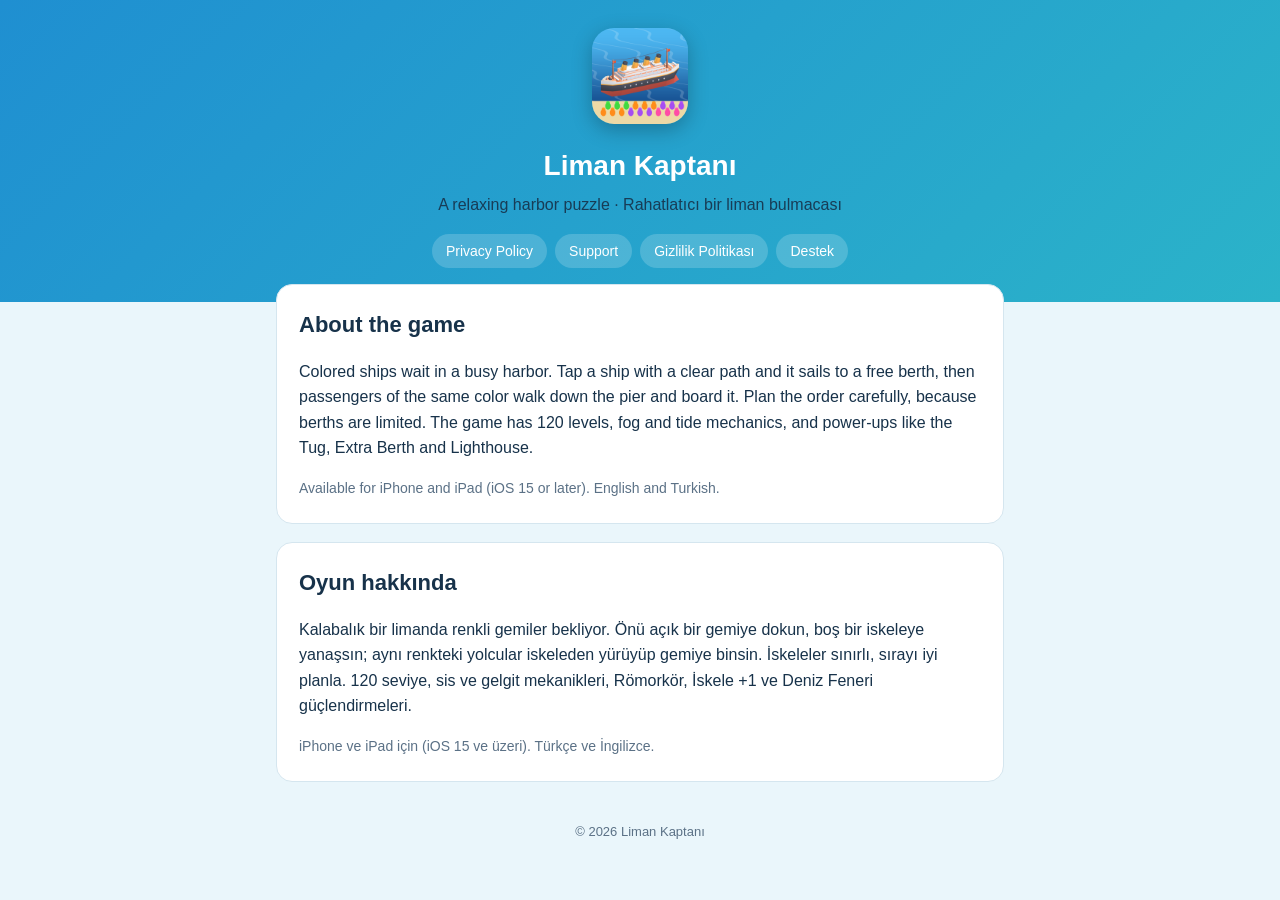
<file: index.html>
<!doctype html>
<html lang="en">
<head>
<meta charset="utf-8"><meta name="viewport" content="width=device-width,initial-scale=1">
<title>Liman Kaptanı – Harbor Puzzle</title>
<meta name="description" content="Liman Kaptanı is a relaxing color-matching harbor puzzle for iPhone and iPad.">
<link rel="icon" href="icon.png"><link rel="stylesheet" href="style.css">
</head>
<body>
<header>
  <img src="icon.png" alt="Liman Kaptanı app icon">
  <h1>Liman Kaptanı</h1>
  <p>A relaxing harbor puzzle · Rahatlatıcı bir liman bulmacası</p>
  <nav>
    <a href="privacy.html">Privacy Policy</a><a href="support.html">Support</a>
    <a href="gizlilik.html">Gizlilik Politikası</a><a href="destek.html">Destek</a>
  </nav>
</header>
<main>
  <div class="card">
    <h2>About the game</h2>
    <p>Colored ships wait in a busy harbor. Tap a ship with a clear path and it sails to a free berth, then passengers of the same color walk down the pier and board it. Plan the order carefully, because berths are limited. The game has 120 levels, fog and tide mechanics, and power-ups like the Tug, Extra Berth and Lighthouse.</p>
    <p class="muted">Available for iPhone and iPad (iOS 15 or later). English and Turkish.</p>
  </div>
  <div class="card">
    <h2>Oyun hakkında</h2>
    <p>Kalabalık bir limanda renkli gemiler bekliyor. Önü açık bir gemiye dokun, boş bir iskeleye yanaşsın; aynı renkteki yolcular iskeleden yürüyüp gemiye binsin. İskeleler sınırlı, sırayı iyi planla. 120 seviye, sis ve gelgit mekanikleri, Römorkör, İskele +1 ve Deniz Feneri güçlendirmeleri.</p>
    <p class="muted">iPhone ve iPad için (iOS 15 ve üzeri). Türkçe ve İngilizce.</p>
  </div>
</main>
<footer>© 2026 Liman Kaptanı</footer>
</body>
</html>
</file>
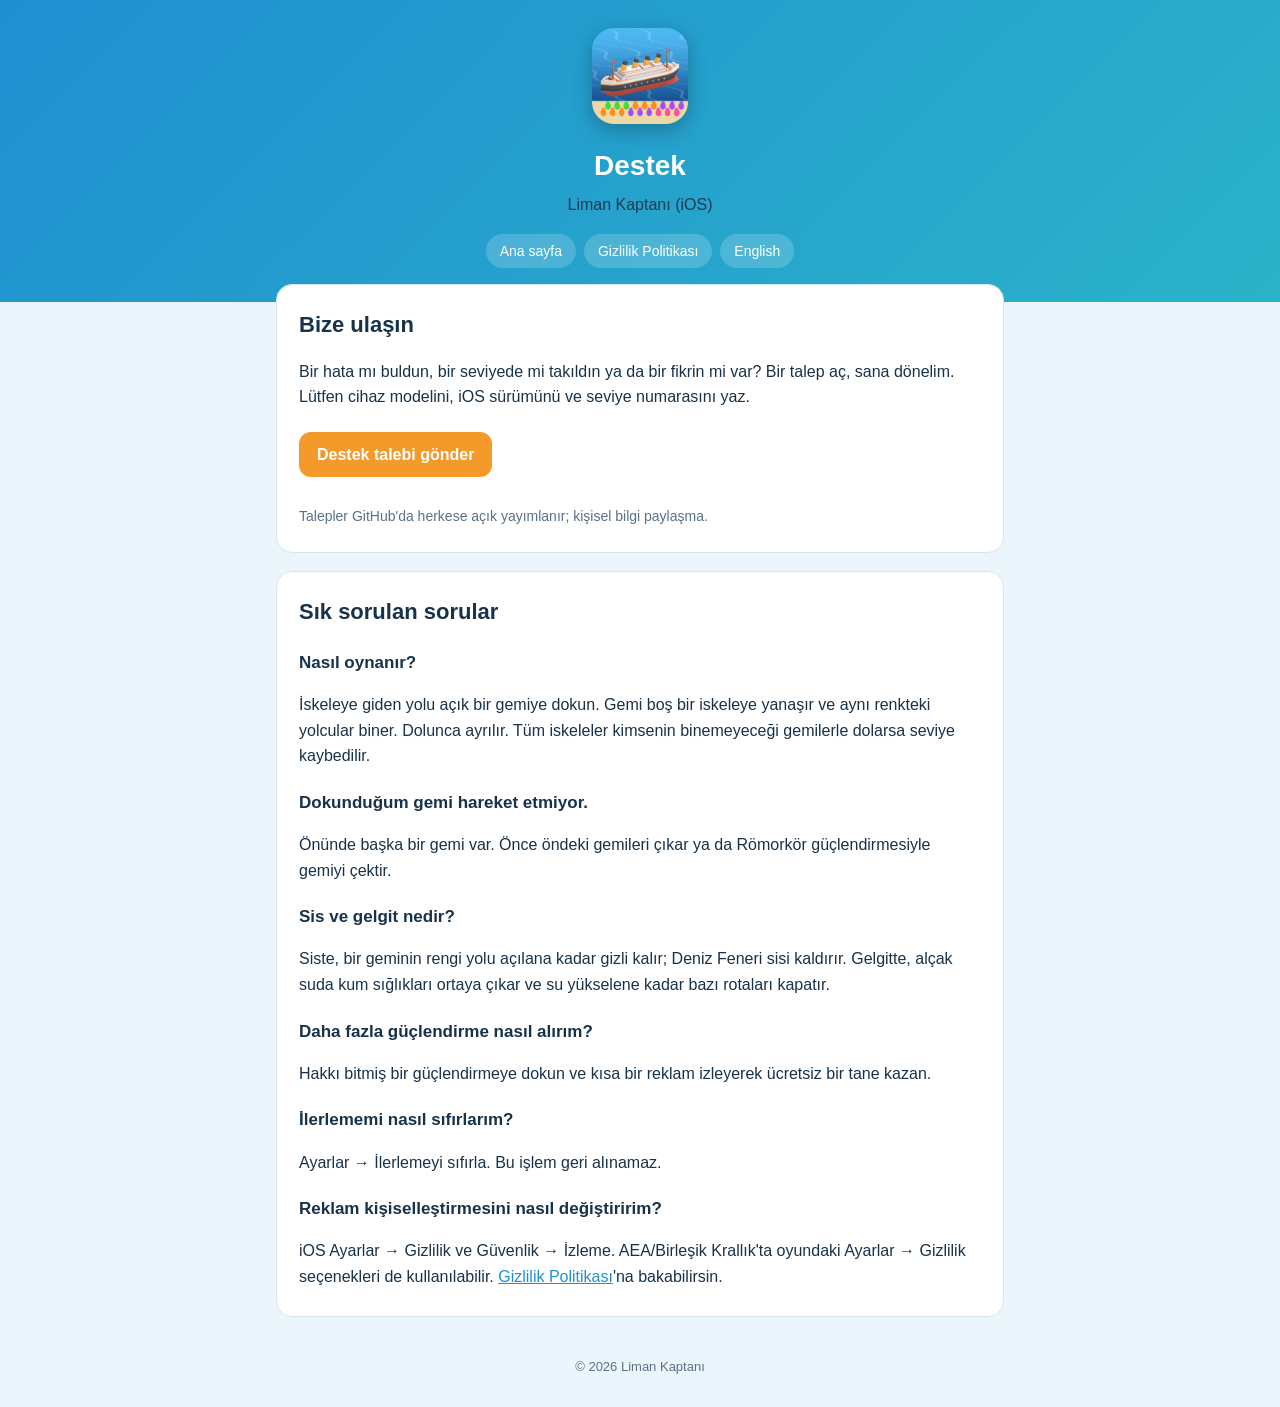
<file: destek.html>
<!doctype html>
<html lang="tr">
<head>
<meta charset="utf-8"><meta name="viewport" content="width=device-width,initial-scale=1">
<title>Destek – Liman Kaptanı</title>
<link rel="icon" href="icon.png"><link rel="stylesheet" href="style.css">
</head>
<body>
<header>
  <img src="icon.png" alt="Liman Kaptanı uygulama ikonu">
  <h1>Destek</h1>
  <p>Liman Kaptanı (iOS)</p>
  <nav><a href="index.html">Ana sayfa</a><a href="gizlilik.html">Gizlilik Politikası</a><a href="support.html">English</a></nav>
</header>
<main>
<div class="card">
  <h2>Bize ulaşın</h2>
  <p>Bir hata mı buldun, bir seviyede mi takıldın ya da bir fikrin mi var? Bir talep aç, sana dönelim. Lütfen cihaz modelini, iOS sürümünü ve seviye numarasını yaz.</p>
  <a class="btn" href="https://github.com/emircifci/gemigame/issues/new">Destek talebi gönder</a>
  <p class="muted">Talepler GitHub'da herkese açık yayımlanır; kişisel bilgi paylaşma.</p>
</div>
<div class="card">
  <h2>Sık sorulan sorular</h2>
  <h3>Nasıl oynanır?</h3>
  <p>İskeleye giden yolu açık bir gemiye dokun. Gemi boş bir iskeleye yanaşır ve aynı renkteki yolcular biner. Dolunca ayrılır. Tüm iskeleler kimsenin binemeyeceği gemilerle dolarsa seviye kaybedilir.</p>
  <h3>Dokunduğum gemi hareket etmiyor.</h3>
  <p>Önünde başka bir gemi var. Önce öndeki gemileri çıkar ya da Römorkör güçlendirmesiyle gemiyi çektir.</p>
  <h3>Sis ve gelgit nedir?</h3>
  <p>Siste, bir geminin rengi yolu açılana kadar gizli kalır; Deniz Feneri sisi kaldırır. Gelgitte, alçak suda kum sığlıkları ortaya çıkar ve su yükselene kadar bazı rotaları kapatır.</p>
  <h3>Daha fazla güçlendirme nasıl alırım?</h3>
  <p>Hakkı bitmiş bir güçlendirmeye dokun ve kısa bir reklam izleyerek ücretsiz bir tane kazan.</p>
  <h3>İlerlememi nasıl sıfırlarım?</h3>
  <p>Ayarlar → İlerlemeyi sıfırla. Bu işlem geri alınamaz.</p>
  <h3>Reklam kişiselleştirmesini nasıl değiştiririm?</h3>
  <p>iOS Ayarlar → Gizlilik ve Güvenlik → İzleme. AEA/Birleşik Krallık'ta oyundaki Ayarlar → Gizlilik seçenekleri de kullanılabilir. <a href="gizlilik.html">Gizlilik Politikası</a>'na bakabilirsin.</p>
</div>
</main>
<footer>© 2026 Liman Kaptanı</footer>
</body>
</html>
</file>
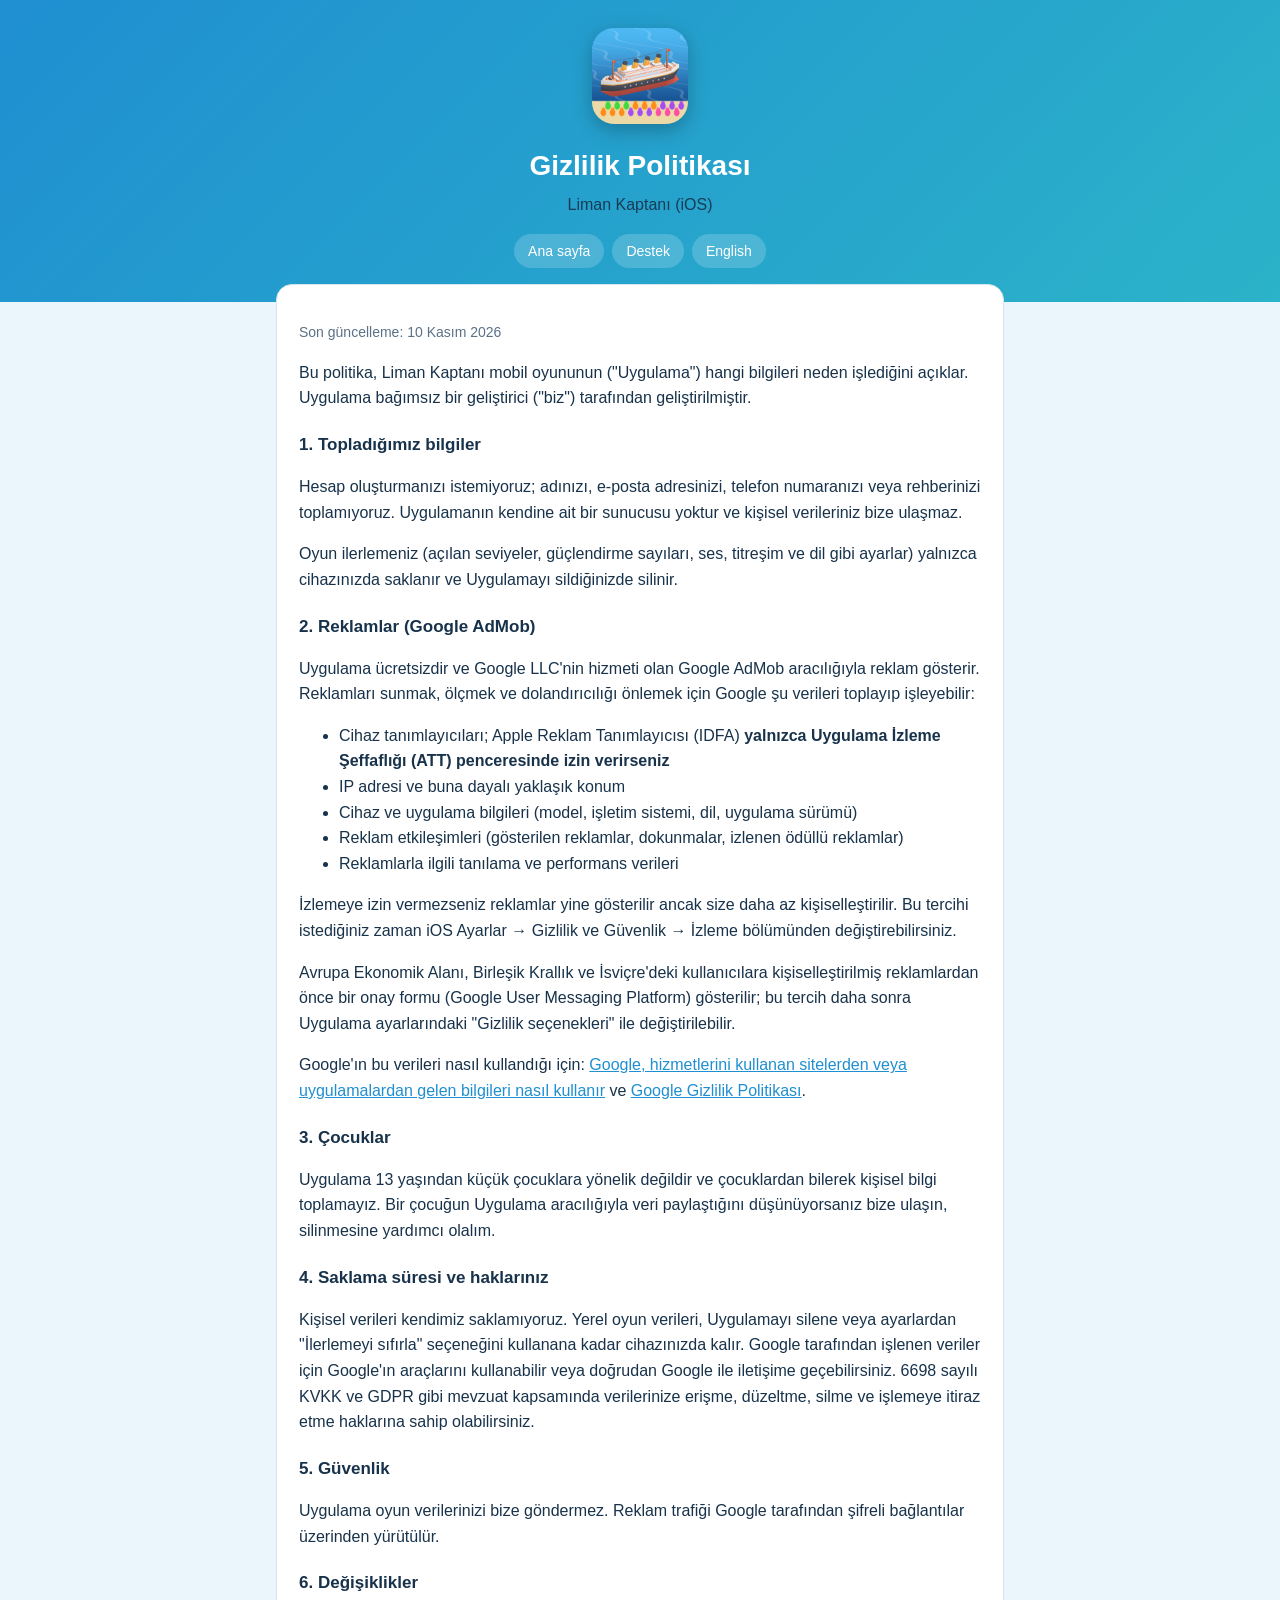
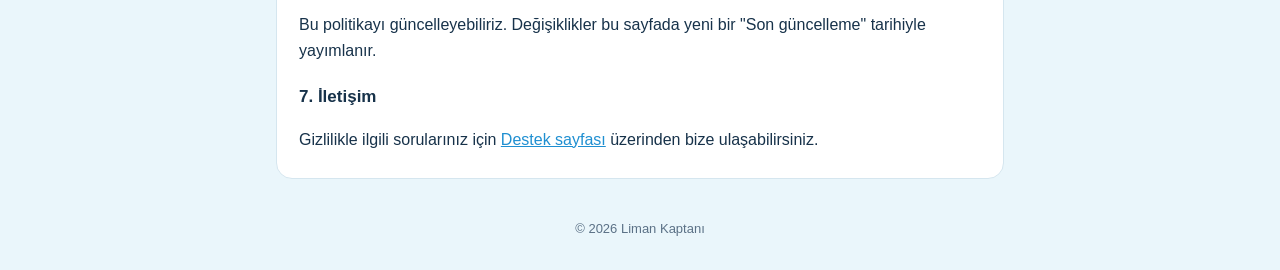
<file: gizlilik.html>
<!doctype html>
<html lang="tr">
<head>
<meta charset="utf-8"><meta name="viewport" content="width=device-width,initial-scale=1">
<title>Gizlilik Politikası – Liman Kaptanı</title>
<link rel="icon" href="icon.png"><link rel="stylesheet" href="style.css">
</head>
<body>
<header>
  <img src="icon.png" alt="Liman Kaptanı uygulama ikonu">
  <h1>Gizlilik Politikası</h1>
  <p>Liman Kaptanı (iOS)</p>
  <nav><a href="index.html">Ana sayfa</a><a href="destek.html">Destek</a><a href="privacy.html">English</a></nav>
</header>
<main>
<div class="card">
  <p class="muted">Son güncelleme: 10 Kasım 2026</p>
  <p>Bu politika, Liman Kaptanı mobil oyununun ("Uygulama") hangi bilgileri neden işlediğini açıklar. Uygulama bağımsız bir geliştirici ("biz") tarafından geliştirilmiştir.</p>

  <h3>1. Topladığımız bilgiler</h3>
  <p>Hesap oluşturmanızı istemiyoruz; adınızı, e-posta adresinizi, telefon numaranızı veya rehberinizi toplamıyoruz. Uygulamanın kendine ait bir sunucusu yoktur ve kişisel verileriniz bize ulaşmaz.</p>
  <p>Oyun ilerlemeniz (açılan seviyeler, güçlendirme sayıları, ses, titreşim ve dil gibi ayarlar) yalnızca cihazınızda saklanır ve Uygulamayı sildiğinizde silinir.</p>

  <h3>2. Reklamlar (Google AdMob)</h3>
  <p>Uygulama ücretsizdir ve Google LLC'nin hizmeti olan Google AdMob aracılığıyla reklam gösterir. Reklamları sunmak, ölçmek ve dolandırıcılığı önlemek için Google şu verileri toplayıp işleyebilir:</p>
  <ul>
    <li>Cihaz tanımlayıcıları; Apple Reklam Tanımlayıcısı (IDFA) <strong>yalnızca Uygulama İzleme Şeffaflığı (ATT) penceresinde izin verirseniz</strong></li>
    <li>IP adresi ve buna dayalı yaklaşık konum</li>
    <li>Cihaz ve uygulama bilgileri (model, işletim sistemi, dil, uygulama sürümü)</li>
    <li>Reklam etkileşimleri (gösterilen reklamlar, dokunmalar, izlenen ödüllü reklamlar)</li>
    <li>Reklamlarla ilgili tanılama ve performans verileri</li>
  </ul>
  <p>İzlemeye izin vermezseniz reklamlar yine gösterilir ancak size daha az kişiselleştirilir. Bu tercihi istediğiniz zaman iOS Ayarlar → Gizlilik ve Güvenlik → İzleme bölümünden değiştirebilirsiniz.</p>
  <p>Avrupa Ekonomik Alanı, Birleşik Krallık ve İsviçre'deki kullanıcılara kişiselleştirilmiş reklamlardan önce bir onay formu (Google User Messaging Platform) gösterilir; bu tercih daha sonra Uygulama ayarlarındaki "Gizlilik seçenekleri" ile değiştirilebilir.</p>
  <p>Google'ın bu verileri nasıl kullandığı için: <a href="https://policies.google.com/technologies/partner-sites?hl=tr">Google, hizmetlerini kullanan sitelerden veya uygulamalardan gelen bilgileri nasıl kullanır</a> ve <a href="https://policies.google.com/privacy?hl=tr">Google Gizlilik Politikası</a>.</p>

  <h3>3. Çocuklar</h3>
  <p>Uygulama 13 yaşından küçük çocuklara yönelik değildir ve çocuklardan bilerek kişisel bilgi toplamayız. Bir çocuğun Uygulama aracılığıyla veri paylaştığını düşünüyorsanız bize ulaşın, silinmesine yardımcı olalım.</p>

  <h3>4. Saklama süresi ve haklarınız</h3>
  <p>Kişisel verileri kendimiz saklamıyoruz. Yerel oyun verileri, Uygulamayı silene veya ayarlardan "İlerlemeyi sıfırla" seçeneğini kullanana kadar cihazınızda kalır. Google tarafından işlenen veriler için Google'ın araçlarını kullanabilir veya doğrudan Google ile iletişime geçebilirsiniz. 6698 sayılı KVKK ve GDPR gibi mevzuat kapsamında verilerinize erişme, düzeltme, silme ve işlemeye itiraz etme haklarına sahip olabilirsiniz.</p>

  <h3>5. Güvenlik</h3>
  <p>Uygulama oyun verilerinizi bize göndermez. Reklam trafiği Google tarafından şifreli bağlantılar üzerinden yürütülür.</p>

  <h3>6. Değişiklikler</h3>
  <p>Bu politikayı güncelleyebiliriz. Değişiklikler bu sayfada yeni bir "Son güncelleme" tarihiyle yayımlanır.</p>

  <h3>7. İletişim</h3>
  <p>Gizlilikle ilgili sorularınız için <a href="destek.html">Destek sayfası</a> üzerinden bize ulaşabilirsiniz.</p>
</div>
</main>
<footer>© 2026 Liman Kaptanı</footer>
</body>
</html>
</file>
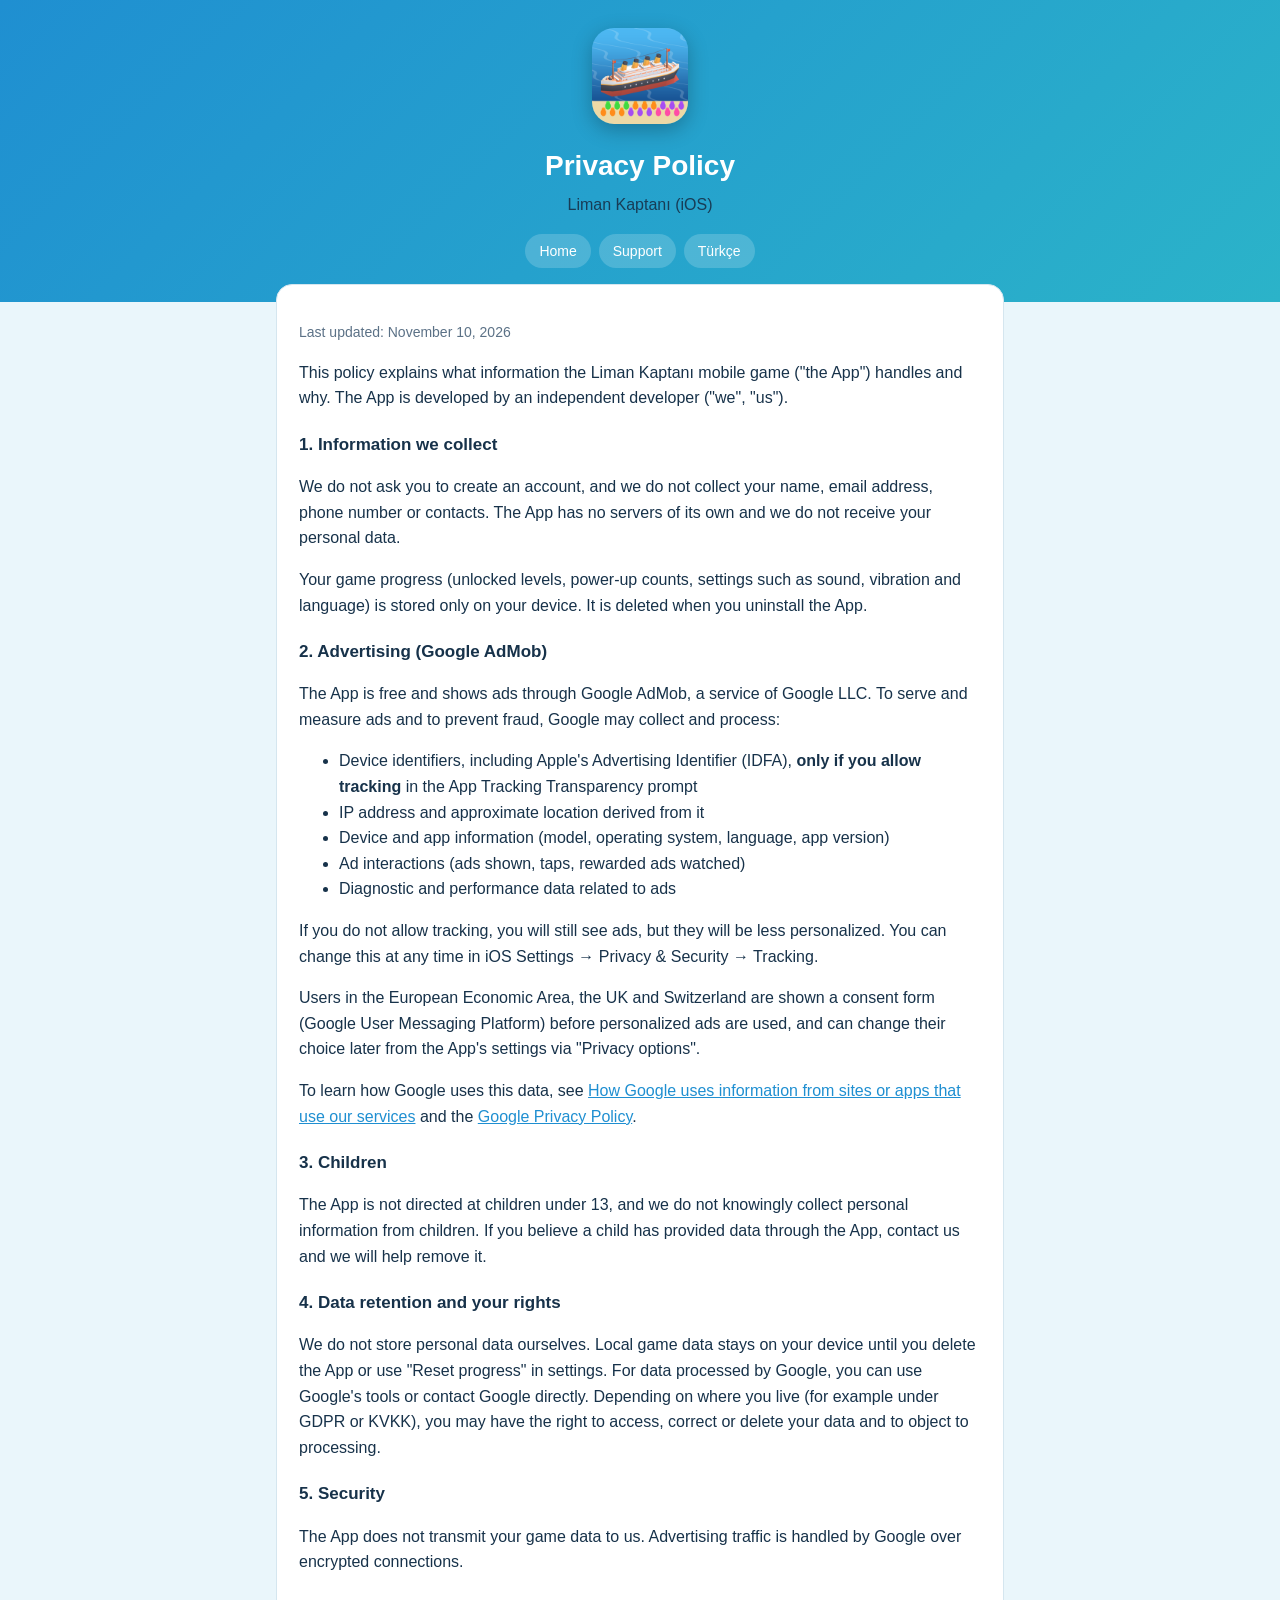
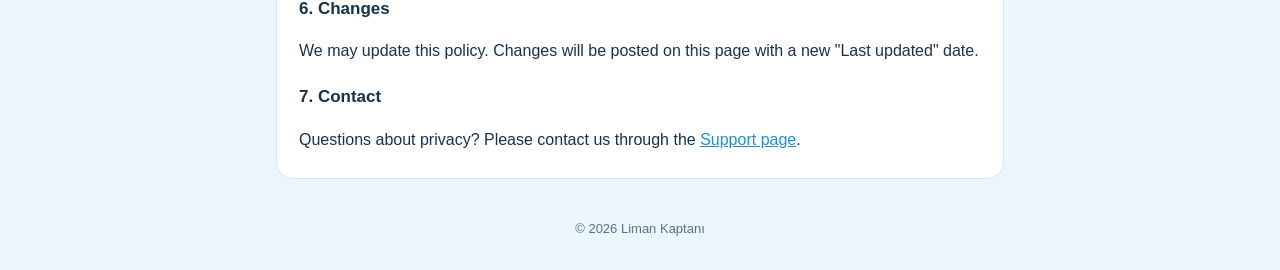
<file: privacy.html>
<!doctype html>
<html lang="en">
<head>
<meta charset="utf-8"><meta name="viewport" content="width=device-width,initial-scale=1">
<title>Privacy Policy – Liman Kaptanı</title>
<link rel="icon" href="icon.png"><link rel="stylesheet" href="style.css">
</head>
<body>
<header>
  <img src="icon.png" alt="Liman Kaptanı app icon">
  <h1>Privacy Policy</h1>
  <p>Liman Kaptanı (iOS)</p>
  <nav><a href="index.html">Home</a><a href="support.html">Support</a><a href="gizlilik.html">Türkçe</a></nav>
</header>
<main>
<div class="card">
  <p class="muted">Last updated: November 10, 2026</p>
  <p>This policy explains what information the Liman Kaptanı mobile game ("the App") handles and why. The App is developed by an independent developer ("we", "us").</p>

  <h3>1. Information we collect</h3>
  <p>We do not ask you to create an account, and we do not collect your name, email address, phone number or contacts. The App has no servers of its own and we do not receive your personal data.</p>
  <p>Your game progress (unlocked levels, power-up counts, settings such as sound, vibration and language) is stored only on your device. It is deleted when you uninstall the App.</p>

  <h3>2. Advertising (Google AdMob)</h3>
  <p>The App is free and shows ads through Google AdMob, a service of Google LLC. To serve and measure ads and to prevent fraud, Google may collect and process:</p>
  <ul>
    <li>Device identifiers, including Apple's Advertising Identifier (IDFA), <strong>only if you allow tracking</strong> in the App Tracking Transparency prompt</li>
    <li>IP address and approximate location derived from it</li>
    <li>Device and app information (model, operating system, language, app version)</li>
    <li>Ad interactions (ads shown, taps, rewarded ads watched)</li>
    <li>Diagnostic and performance data related to ads</li>
  </ul>
  <p>If you do not allow tracking, you will still see ads, but they will be less personalized. You can change this at any time in iOS Settings → Privacy &amp; Security → Tracking.</p>
  <p>Users in the European Economic Area, the UK and Switzerland are shown a consent form (Google User Messaging Platform) before personalized ads are used, and can change their choice later from the App's settings via "Privacy options".</p>
  <p>To learn how Google uses this data, see <a href="https://policies.google.com/technologies/partner-sites">How Google uses information from sites or apps that use our services</a> and the <a href="https://policies.google.com/privacy">Google Privacy Policy</a>.</p>

  <h3>3. Children</h3>
  <p>The App is not directed at children under 13, and we do not knowingly collect personal information from children. If you believe a child has provided data through the App, contact us and we will help remove it.</p>

  <h3>4. Data retention and your rights</h3>
  <p>We do not store personal data ourselves. Local game data stays on your device until you delete the App or use "Reset progress" in settings. For data processed by Google, you can use Google's tools or contact Google directly. Depending on where you live (for example under GDPR or KVKK), you may have the right to access, correct or delete your data and to object to processing.</p>

  <h3>5. Security</h3>
  <p>The App does not transmit your game data to us. Advertising traffic is handled by Google over encrypted connections.</p>

  <h3>6. Changes</h3>
  <p>We may update this policy. Changes will be posted on this page with a new "Last updated" date.</p>

  <h3>7. Contact</h3>
  <p>Questions about privacy? Please contact us through the <a href="support.html">Support page</a>.</p>
</div>
</main>
<footer>© 2026 Liman Kaptanı</footer>
</body>
</html>
</file>
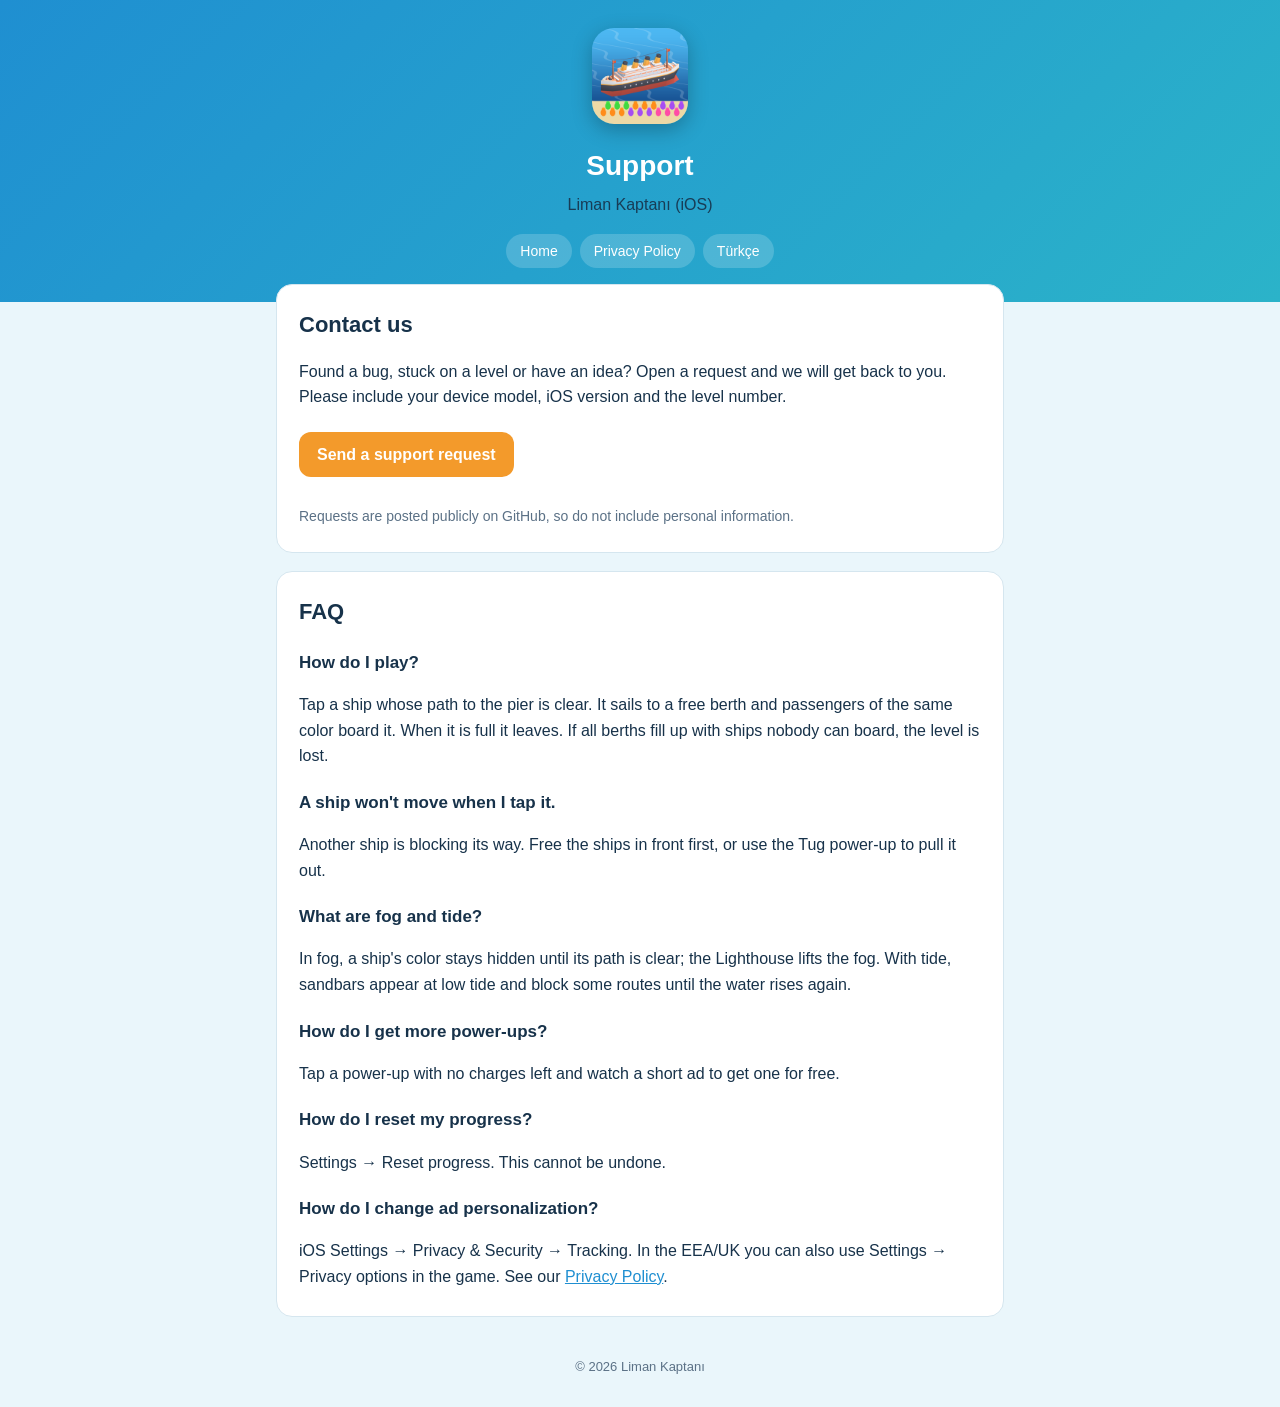
<file: support.html>
<!doctype html>
<html lang="en">
<head>
<meta charset="utf-8"><meta name="viewport" content="width=device-width,initial-scale=1">
<title>Support – Liman Kaptanı</title>
<link rel="icon" href="icon.png"><link rel="stylesheet" href="style.css">
</head>
<body>
<header>
  <img src="icon.png" alt="Liman Kaptanı app icon">
  <h1>Support</h1>
  <p>Liman Kaptanı (iOS)</p>
  <nav><a href="index.html">Home</a><a href="privacy.html">Privacy Policy</a><a href="destek.html">Türkçe</a></nav>
</header>
<main>
<div class="card">
  <h2>Contact us</h2>
  <p>Found a bug, stuck on a level or have an idea? Open a request and we will get back to you. Please include your device model, iOS version and the level number.</p>
  <a class="btn" href="https://github.com/emircifci/gemigame/issues/new">Send a support request</a>
  <p class="muted">Requests are posted publicly on GitHub, so do not include personal information.</p>
</div>
<div class="card">
  <h2>FAQ</h2>
  <h3>How do I play?</h3>
  <p>Tap a ship whose path to the pier is clear. It sails to a free berth and passengers of the same color board it. When it is full it leaves. If all berths fill up with ships nobody can board, the level is lost.</p>
  <h3>A ship won't move when I tap it.</h3>
  <p>Another ship is blocking its way. Free the ships in front first, or use the Tug power-up to pull it out.</p>
  <h3>What are fog and tide?</h3>
  <p>In fog, a ship's color stays hidden until its path is clear; the Lighthouse lifts the fog. With tide, sandbars appear at low tide and block some routes until the water rises again.</p>
  <h3>How do I get more power-ups?</h3>
  <p>Tap a power-up with no charges left and watch a short ad to get one for free.</p>
  <h3>How do I reset my progress?</h3>
  <p>Settings → Reset progress. This cannot be undone.</p>
  <h3>How do I change ad personalization?</h3>
  <p>iOS Settings → Privacy &amp; Security → Tracking. In the EEA/UK you can also use Settings → Privacy options in the game. See our <a href="privacy.html">Privacy Policy</a>.</p>
</div>
</main>
<footer>© 2026 Liman Kaptanı</footer>
</body>
</html>
</file>
<file: style.css>
:root{--bg:#eaf6fb;--card:#ffffff;--ink:#17324a;--muted:#5b7186;--accent:#1f8fd1;--accent2:#f39a2b;--line:#d5e6ef}
@media (prefers-color-scheme:dark){:root{--bg:#0d1d2b;--card:#142a3c;--ink:#e6f1f8;--muted:#9db3c4;--accent:#5bb8f0;--accent2:#f7b257;--line:#24425a}}
*{box-sizing:border-box}
body{margin:0;background:var(--bg);color:var(--ink);font:16px/1.6 -apple-system,BlinkMacSystemFont,"Segoe UI",Roboto,sans-serif}
header{background:linear-gradient(135deg,#1f8fd1,#2bb3c9);color:#fff;padding:28px 16px 34px;text-align:center}
header img{width:96px;height:96px;border-radius:22px;box-shadow:0 6px 20px rgba(0,0,0,.25)}
header h1{margin:12px 0 4px;font-size:28px}
header p{margin:0;opacity:.9}
nav{display:flex;gap:8px;justify-content:center;flex-wrap:wrap;margin-top:16px}
nav a{color:#fff;text-decoration:none;background:rgba(255,255,255,.18);padding:6px 14px;border-radius:999px;font-size:14px}
nav a:hover{background:rgba(255,255,255,.3)}
main{max-width:760px;margin:-18px auto 40px;padding:0 16px}
.card{background:var(--card);border:1px solid var(--line);border-radius:16px;padding:22px 22px 10px;margin-bottom:18px}
h2{margin:0 0 10px;font-size:22px}
h3{margin:20px 0 6px;font-size:17px}
p,li{color:var(--ink)}
.muted{color:var(--muted);font-size:14px}
a{color:var(--accent)}
.lang{display:flex;justify-content:flex-end;gap:6px;margin:0 0 6px}
.lang a{font-size:13px;text-decoration:none;border:1px solid var(--line);padding:2px 10px;border-radius:999px;background:var(--card)}
.btn{display:inline-block;background:var(--accent2);color:#fff;text-decoration:none;padding:10px 18px;border-radius:12px;font-weight:600;margin:6px 0 14px}
footer{text-align:center;color:var(--muted);font-size:13px;padding:0 16px 30px}
</file>
